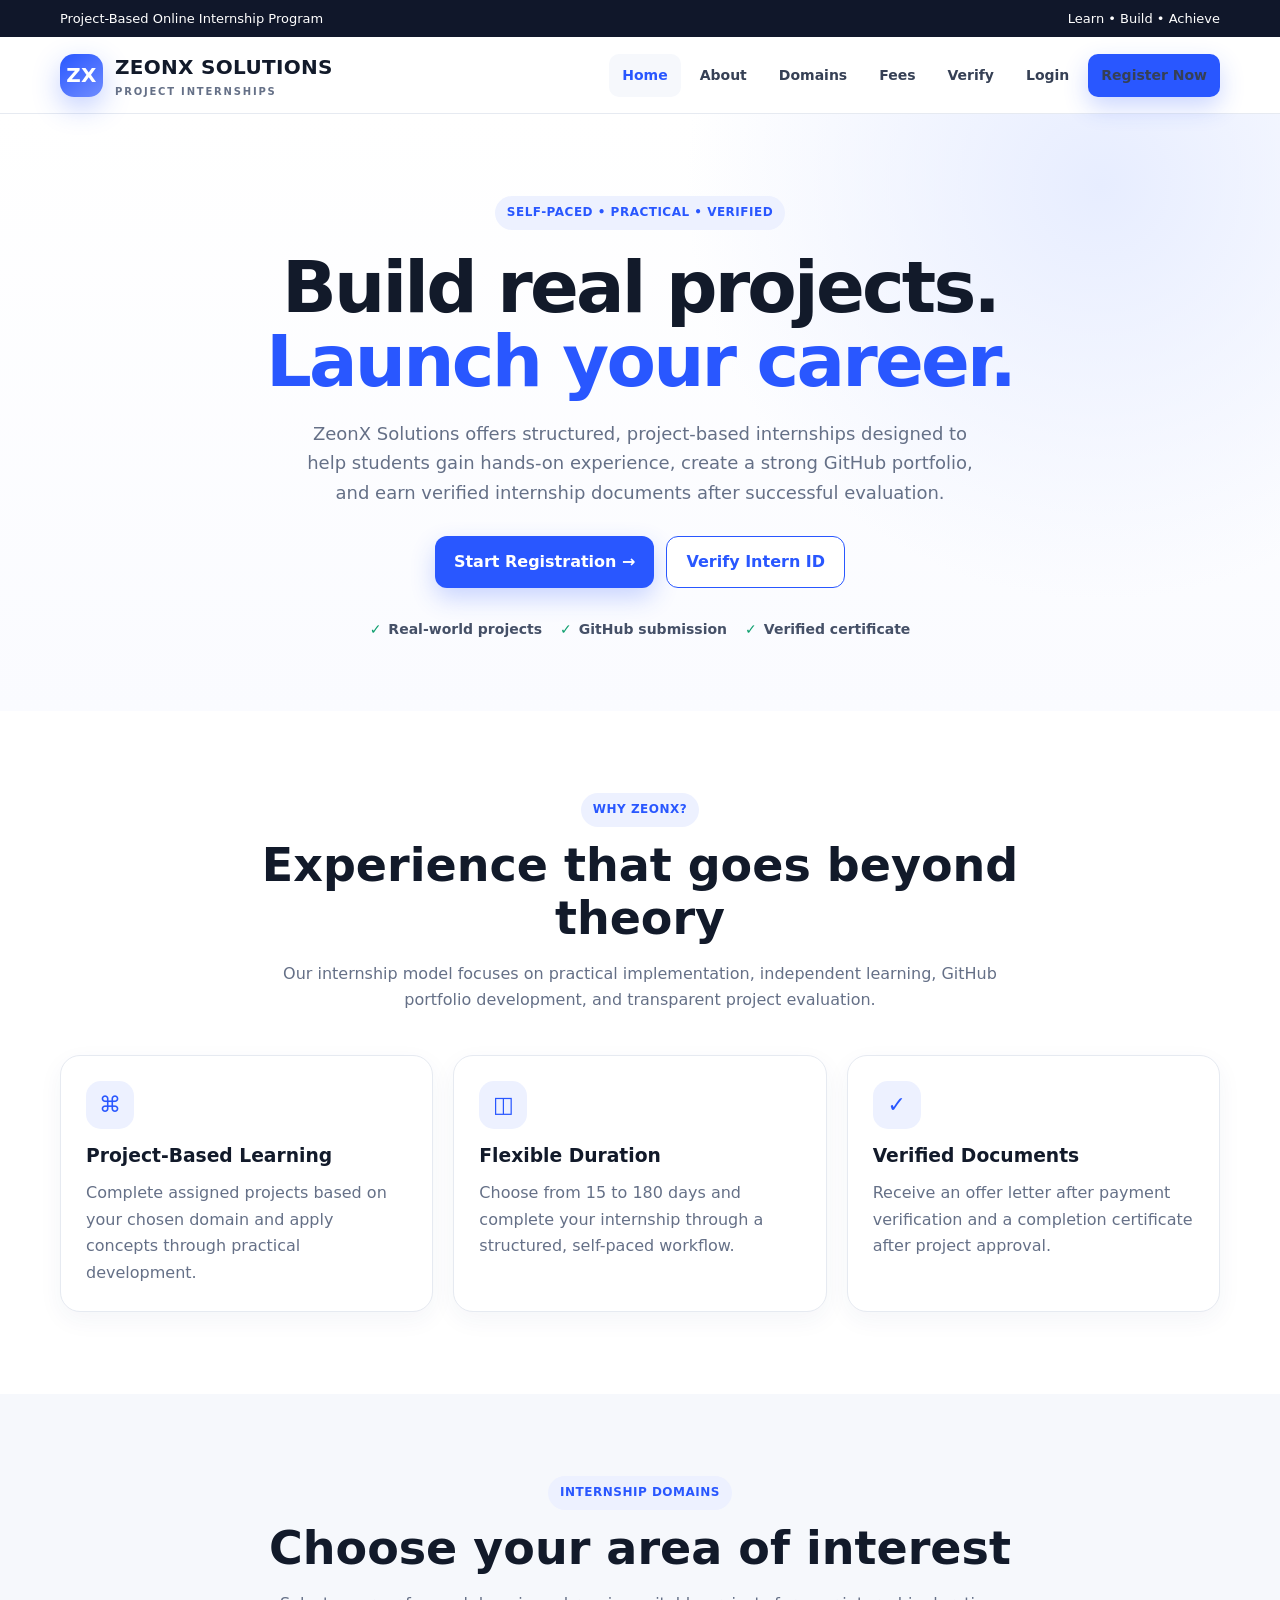
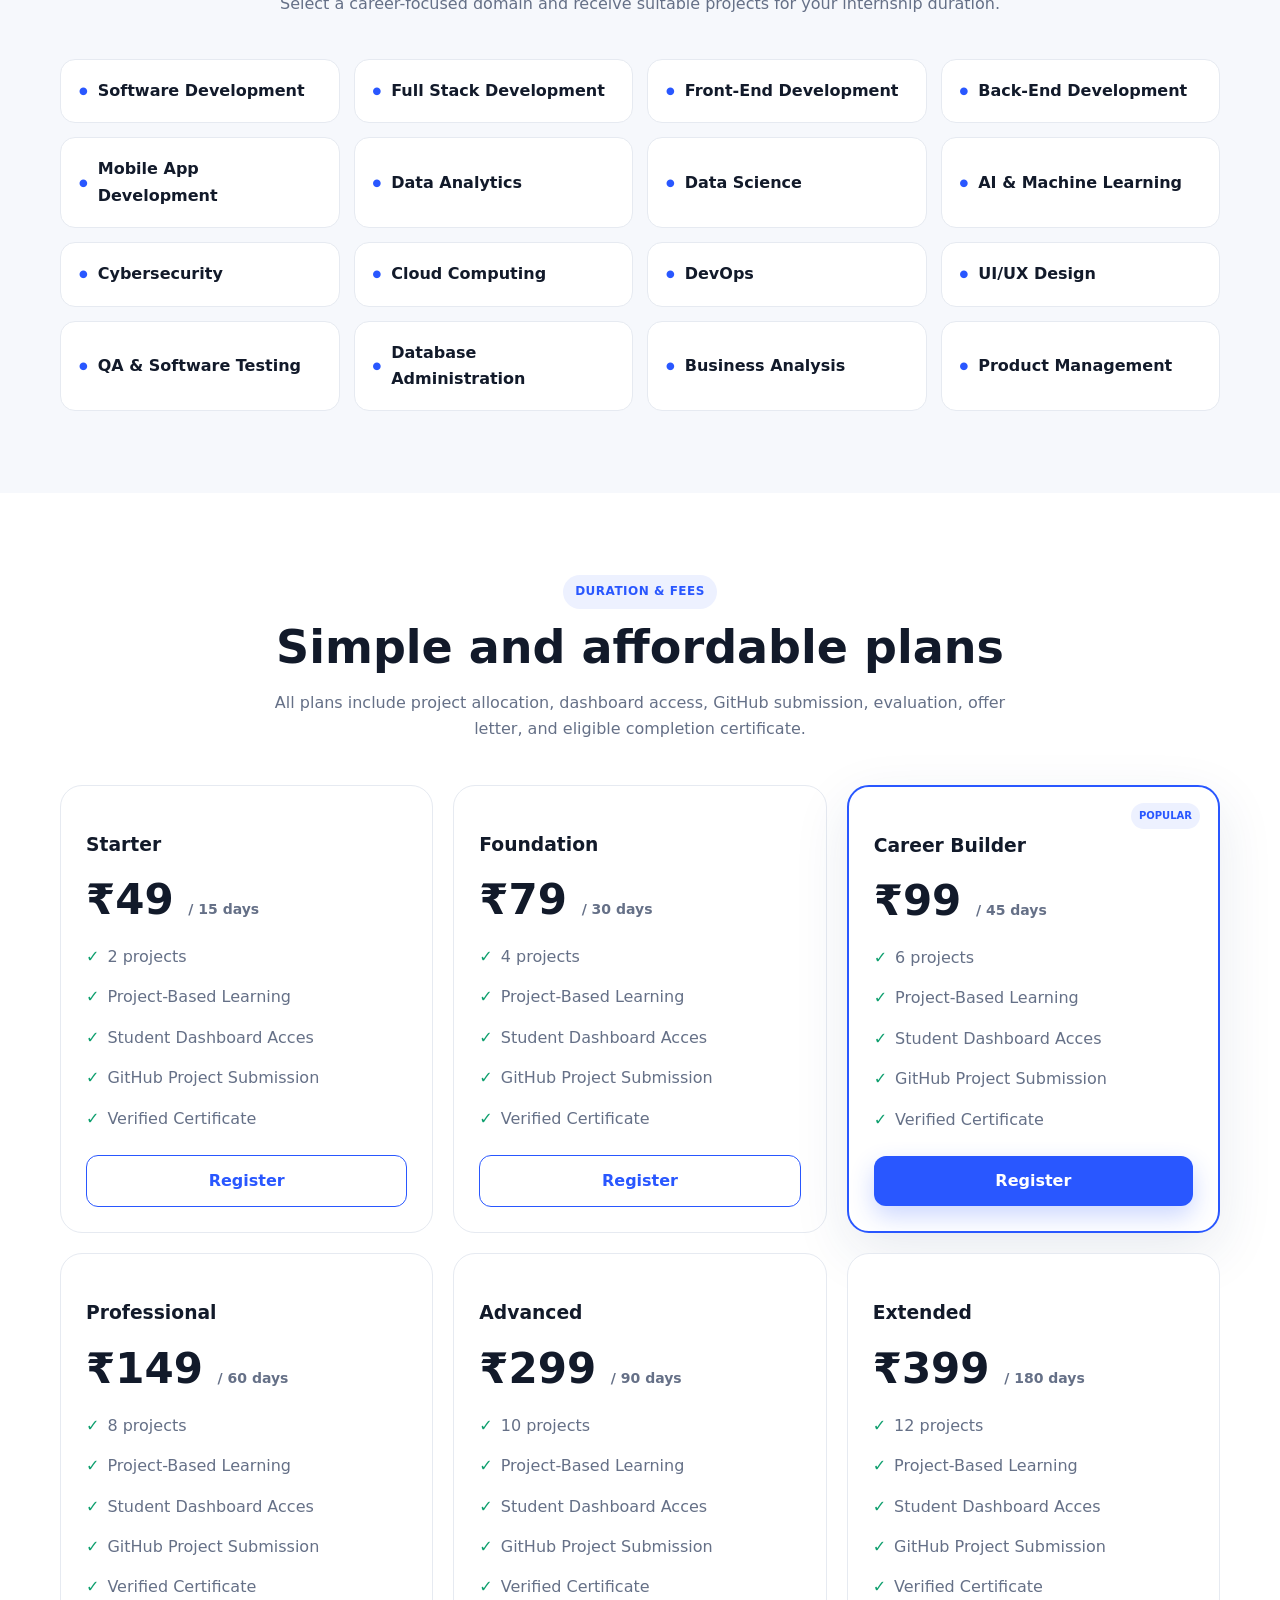
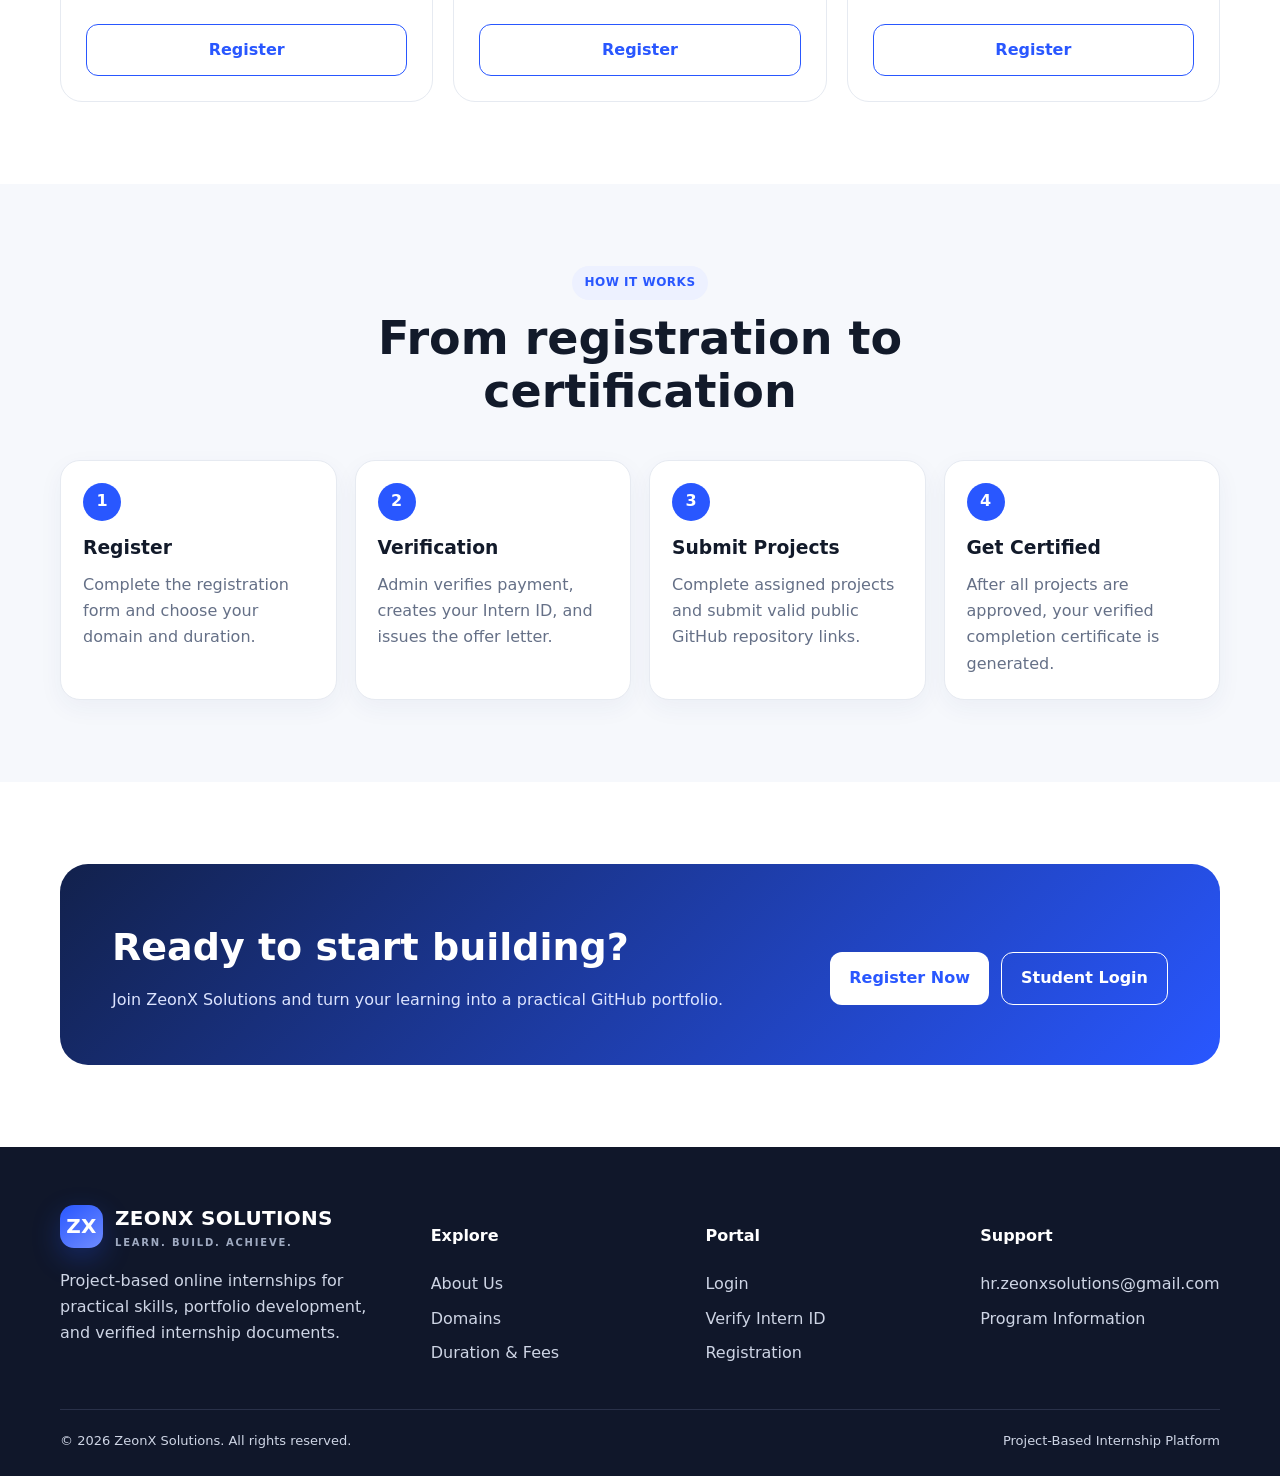
<file: index.html>
<!doctype html>
<html lang="en">

<head>
    <meta charset="utf-8">
    <meta name="viewport" content="width=device-width,initial-scale=1">
    <meta name="description" content="ZeonX Solutions project-based online internships">

    <title>ZeonX Solutions | Project-Based Internships</title>

    <link rel="stylesheet" href="style.css">
</head>

<body>

    <!-- Top Bar -->
    <div class="topbar">
        <div class="container">
            <span>Project-Based Online Internship Program</span>
            <span>Learn • Build • Achieve</span>
        </div>
    </div>

    <!-- Navigation -->
    <nav class="navbar">
        <div class="container nav-wrap">

            <a class="brand" href="index.html">
                <span class="brand-mark">ZX</span>
                <span>
                    ZEONX SOLUTIONS
                    <small>PROJECT INTERNSHIPS</small>
                </span>
            </a>

            <button class="menu-btn" id="menuBtn">☰</button>

            <div class="nav-links" id="navLinks">
                <a class="active" href="index.html">Home</a>
                <a href="about.html">About</a>
                <a href="#domains">Domains</a>
                <a href="#pricing">Fees</a>
                <a href="verify.html">Verify</a>
                <a href="login.html">Login</a>
                <a class="btn btn-primary" data-register target="_blank">
                    Register Now
                </a>
            </div>

        </div>
    </nav>

    <!-- Hero -->
    <header class="hero">
        <div class="container hero-centered">

            <div>

                <span class="eyebrow">
                    Self-paced • Practical • Verified
                </span>

                <h1>
                    Build real projects.<br>
                    <span>Launch your career.</span>
                </h1>

                <p class="lead">
                    ZeonX Solutions offers structured, project-based internships designed
                    to help students gain hands-on experience, create a strong GitHub
                    portfolio, and earn verified internship documents after successful
                    evaluation.
                </p>

                <div class="actions">
                    <a class="btn btn-primary" data-register target="_blank">
                        Start Registration →
                    </a>

                    <a class="btn btn-outline" href="verify.html">
                        Verify Intern ID
                    </a>
                </div>

                <div class="trust-row">
                    <span>Real-world projects</span>
                    <span>GitHub submission</span>
                    <span>Verified certificate</span>
                </div>

            </div>

        </div>
    </header>

    <!-- Why ZeonX -->
    <section class="section">

        <div class="container">

            <div class="section-head">
                <span class="eyebrow">Why ZeonX?</span>

                <h2>Experience that goes beyond theory</h2>

                <p>
                    Our internship model focuses on practical implementation,
                    independent learning, GitHub portfolio development,
                    and transparent project evaluation.
                </p>
            </div>

            <div class="cards">

                <article class="card">
                    <div class="icon">⌘</div>

                    <h3>Project-Based Learning</h3>

                    <p>
                        Complete assigned projects based on your chosen domain
                        and apply concepts through practical development.
                    </p>
                </article>

                <article class="card">
                    <div class="icon">◫</div>

                    <h3>Flexible Duration</h3>

                    <p>
                        Choose from 15 to 180 days and complete your internship
                        through a structured, self-paced workflow.
                    </p>
                </article>

                <article class="card">
                    <div class="icon">✓</div>

                    <h3>Verified Documents</h3>

                    <p>
                        Receive an offer letter after payment verification
                        and a completion certificate after project approval.
                    </p>
                </article>

            </div>

        </div>

    </section>

    <!-- Domains -->
    <section class="section section-soft" id="domains">

        <div class="container">

            <div class="section-head">
                <span class="eyebrow">Internship Domains</span>

                <h2>Choose your area of interest</h2>

                <p>
                    Select a career-focused domain and receive suitable projects
                    for your internship duration.
                </p>
            </div>

            <div class="domain-grid">

                <div class="domain">Software Development</div>
                <div class="domain">Full Stack Development</div>
                <div class="domain">Front-End Development</div>
                <div class="domain">Back-End Development</div>
                <div class="domain">Mobile App Development</div>
                <div class="domain">Data Analytics</div>
                <div class="domain">Data Science</div>
                <div class="domain">AI & Machine Learning</div>
                <div class="domain">Cybersecurity</div>
                <div class="domain">Cloud Computing</div>
                <div class="domain">DevOps</div>
                <div class="domain">UI/UX Design</div>
                <div class="domain">QA & Software Testing</div>
                <div class="domain">Database Administration</div>
                <div class="domain">Business Analysis</div>
                <div class="domain">Product Management</div>

            </div>

        </div>

    </section>

    <!-- Pricing -->
    <section class="section" id="pricing">

        <div class="container">

            <div class="section-head">
                <span class="eyebrow">Duration & Fees</span>

                <h2>Simple and affordable plans</h2>

                <p>
                    All plans include project allocation, dashboard access,
                    GitHub submission, evaluation, offer letter,
                    and eligible completion certificate.
                </p>
            </div>

            <div class="pricing">

                <div class="price-card">
                    <h3>Starter</h3>

                    <div class="price">
                        ₹49
                        <small>/ 15 days</small>
                    </div>

                    <ul class="price-list">
                        <li>2 projects</li>
                        <li>Project-Based Learning</li>
                        <li>Student Dashboard Acces</li>
                        <li>GitHub Project Submission</li>
                        <li>Verified Certificate</li>
                    </ul>

                    <a class="btn btn-outline" style="width:100%" data-register target="_blank">
                        Register
                    </a>
                </div>

                <div class="price-card">
                    <h3>Foundation</h3>

                    <div class="price">
                        ₹79
                        <small>/ 30 days</small>
                    </div>

                    <ul class="price-list">
                         <li>4 projects</li>
                        <li>Project-Based Learning</li>
                        <li>Student Dashboard Acces</li>
                        <li>GitHub Project Submission</li>
                        <li>Verified Certificate</li>
                    </ul>

                    <a class="btn btn-outline" style="width:100%" data-register target="_blank">
                        Register
                    </a>
                </div>

                <div class="price-card featured">

                    <span class="popular">Popular</span>

                    <h3>Career Builder</h3>

                    <div class="price">
                        ₹99
                        <small>/ 45 days</small>
                    </div>

                    <ul class="price-list">
                         <li>6 projects</li>
                        <li>Project-Based Learning</li>
                        <li>Student Dashboard Acces</li>
                        <li>GitHub Project Submission</li>
                        <li>Verified Certificate</li>
                    </ul>

                    <a class="btn btn-primary" style="width:100%" data-register target="_blank">
                        Register
                    </a>

                </div>

                <div class="price-card">
                    <h3>Professional</h3>

                    <div class="price">
                        ₹149
                        <small>/ 60 days</small>
                    </div>

                    <ul class="price-list">
                         <li>8 projects</li>
                        <li>Project-Based Learning</li>
                        <li>Student Dashboard Acces</li>
                        <li>GitHub Project Submission</li>
                        <li>Verified Certificate</li>
                    </ul>

                    <a class="btn btn-outline" style="width:100%" data-register target="_blank">
                        Register
                    </a>
                </div>

                <div class="price-card">
                    <h3>Advanced</h3>

                    <div class="price">
                        ₹299
                        <small>/ 90 days</small>
                    </div>

                    <ul class="price-list">
                         <li>10 projects</li>
                        <li>Project-Based Learning</li>
                        <li>Student Dashboard Acces</li>
                        <li>GitHub Project Submission</li>
                        <li>Verified Certificate</li>
                    </ul>

                    <a class="btn btn-outline" style="width:100%" data-register target="_blank">
                        Register
                    </a>
                </div>

                <div class="price-card">
                    <h3>Extended</h3>

                    <div class="price">
                        ₹399
                        <small>/ 180 days</small>
                    </div>

                    <ul class="price-list">
                         <li>12 projects</li>
                        <li>Project-Based Learning</li>
                        <li>Student Dashboard Acces</li>
                        <li>GitHub Project Submission</li>
                        <li>Verified Certificate</li>
                    </ul>

                    <a class="btn btn-outline" style="width:100%" data-register target="_blank">
                        Register
                    </a>
                </div>

            </div>

        </div>

    </section>

    <!-- How It Works -->
    <section class="section section-soft">

        <div class="container">

            <div class="section-head">
                <span class="eyebrow">How It Works</span>
                <h2>From registration to certification</h2>
            </div>

            <div class="steps">

                <div class="card step">
                    <div class="step-num">1</div>
                    <h3>Register</h3>
                    <p>Complete the registration form and choose your domain and duration.</p>
                </div>

                <div class="card step">
                    <div class="step-num">2</div>
                    <h3>Verification</h3>
                    <p>Admin verifies payment, creates your Intern ID, and issues the offer letter.</p>
                </div>

                <div class="card step">
                    <div class="step-num">3</div>
                    <h3>Submit Projects</h3>
                    <p>Complete assigned projects and submit valid public GitHub repository links.</p>
                </div>

                <div class="card step">
                    <div class="step-num">4</div>
                    <h3>Get Certified</h3>
                    <p>After all projects are approved, your verified completion certificate is generated.</p>
                </div>

            </div>

        </div>

    </section>

    <!-- CTA -->
    <section class="section">

        <div class="container">

            <div class="cta">

                <div>
                    <h2>Ready to start building?</h2>

                    <p>
                        Join ZeonX Solutions and turn your learning into a practical GitHub portfolio.
                    </p>
                </div>

                <div class="actions">

                    <a class="btn"
                        style="background:#fff;color:#2957ff"
                        data-register
                        target="_blank">
                        Register Now
                    </a>

                    <a class="btn btn-outline"
                        style="border-color:#fff;color:#fff;background:transparent"
                        href="login.html">
                        Student Login
                    </a>

                </div>

            </div>

        </div>

    </section>

    <!-- Footer -->
    <footer class="footer">

        <div class="container">

            <div class="footer-grid">

                <div>

                    <div class="brand" style="color:white">
                        <span class="brand-mark">ZX</span>

                        <span>
                            ZEONX SOLUTIONS
                            <small style="color:#9faac1">
                                LEARN. BUILD. ACHIEVE.
                            </small>
                        </span>
                    </div>

                    <p>
                        Project-based online internships for practical skills,
                        portfolio development, and verified internship documents.
                    </p>

                </div>

                <div>
                    <h4>Explore</h4>

                    <a href="about.html">About Us</a>
                    <a href="#domains">Domains</a>
                    <a href="#pricing">Duration & Fees</a>
                </div>

                <div>
                    <h4>Portal</h4>

                    <a href="login.html">Login</a>
                    <a href="verify.html">Verify Intern ID</a>
                    <a data-register target="_blank">Registration</a>
                </div>

                <div>
                    <h4>Support</h4>

                    <a href="mailto:hr.zeonxsolutions@gmail.com">
                        hr.zeonxsolutions@gmail.com
                    </a>

                    <a href="about.html">
                        Program Information
                    </a>
                </div>

            </div>

            <div class="copyright">
                <span>© 2026 ZeonX Solutions. All rights reserved.</span>
                <span>Project-Based Internship Platform</span>
            </div>

        </div>

    </footer>

    <script src="config.js"></script>
    <script src="app.js"></script>

</body>

</html>
</file>
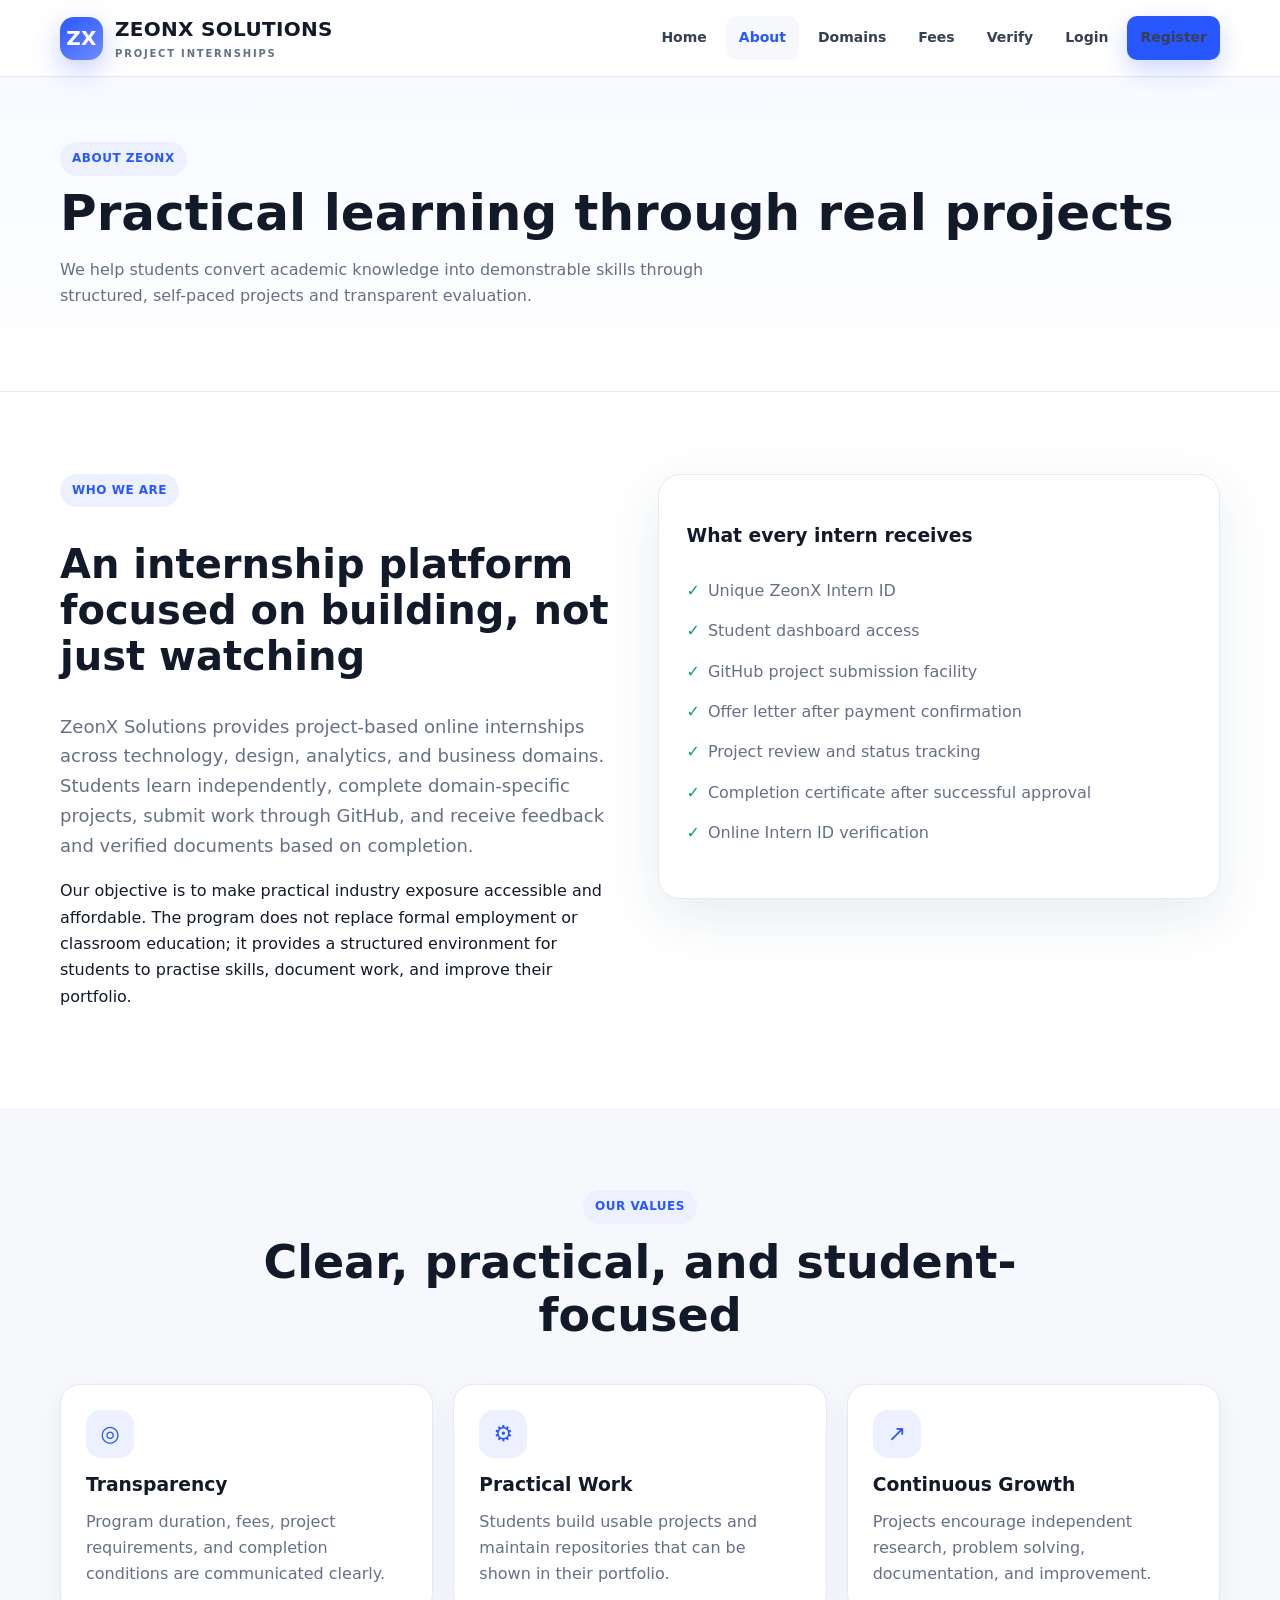
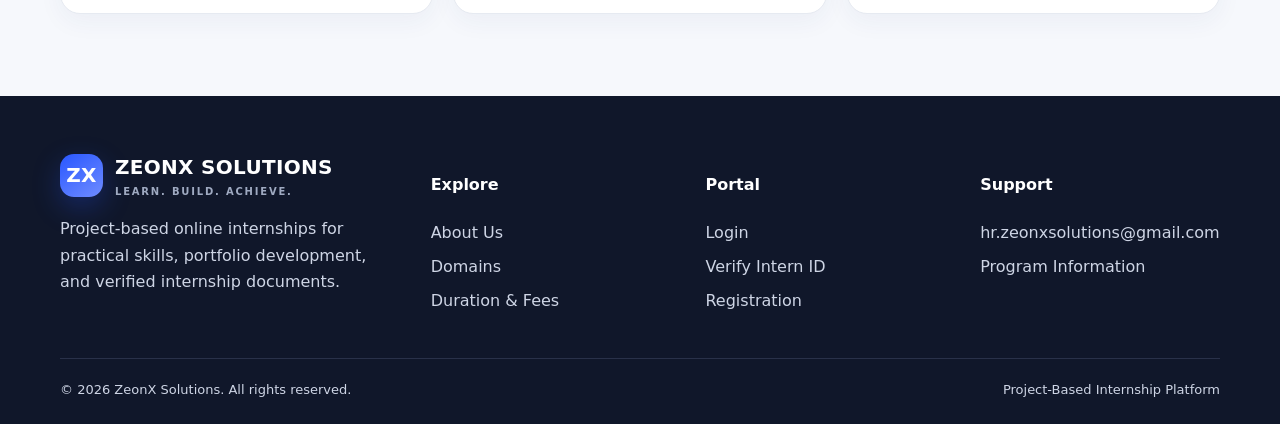
<file: about.html>
<!doctype html>
<html lang="en">

<head>
    <meta charset="utf-8">
    <meta name="viewport" content="width=device-width,initial-scale=1">
    <title>About | ZeonX Solutions</title>

    <link rel="stylesheet" href="style.css">
</head>

<body>

    <!-- Navigation -->
    <nav class="navbar">
        <div class="container nav-wrap">

            <a class="brand" href="index.html">
                <span class="brand-mark">ZX</span>
                <span>
                    ZEONX SOLUTIONS
                    <small>PROJECT INTERNSHIPS</small>
                </span>
            </a>

            <button class="menu-btn" id="menuBtn">☰</button>

            <div class="nav-links" id="navLinks">
                <a href="index.html">Home</a>
                <a class="active" href="about.html">About</a>
                <a href="index.html#domains">Domains</a>
                <a href="index.html#pricing">Fees</a>
                <a href="verify.html">Verify</a>
                <a href="login.html">Login</a>
                <a class="btn btn-primary" data-register target="_blank">
                    Register
                </a>
            </div>

        </div>
    </nav>

    <!-- Hero -->
    <header class="page-hero">
        <div class="container">
            <span class="eyebrow">About ZeonX</span>

            <h1>
                Practical learning through real projects
            </h1>

            <p>
                We help students convert academic knowledge into demonstrable skills
                through structured, self-paced projects and transparent evaluation.
            </p>
        </div>
    </header>

    <!-- About -->
    <section class="section">
        <div class="container content-grid">

            <div>
                <span class="eyebrow">Who We Are</span>

                <h2 style="font-size:40px;line-height:1.15">
                    An internship platform focused on building, not just watching
                </h2>

                <p class="lead">
                    ZeonX Solutions provides project-based online internships across
                    technology, design, analytics, and business domains. Students
                    learn independently, complete domain-specific projects, submit
                    work through GitHub, and receive feedback and verified documents
                    based on completion.
                </p>

                <p>
                    Our objective is to make practical industry exposure accessible
                    and affordable. The program does not replace formal employment
                    or classroom education; it provides a structured environment for
                    students to practise skills, document work, and improve their
                    portfolio.
                </p>
            </div>

            <div class="panel">
                <h3>What every intern receives</h3>

                <ul class="price-list">
                    <li>Unique ZeonX Intern ID</li>
                    <li>Student dashboard access</li>
                   
                    <li>GitHub project submission facility</li>
                    <li>Offer letter after payment confirmation</li>
                    <li>Project review and status tracking</li>
                    <li>Completion certificate after successful approval</li>
                    <li>Online Intern ID verification</li>
                </ul>
            </div>

        </div>
    </section>

    <!-- Values -->
    <section class="section section-soft">
        <div class="container">

            <div class="section-head">
                <span class="eyebrow">Our Values</span>
                <h2>Clear, practical, and student-focused</h2>
            </div>

            <div class="cards">

                <div class="card">
                    <div class="icon">◎</div>

                    <h3>Transparency</h3>

                    <p>
                        Program duration, fees, project requirements, and completion
                        conditions are communicated clearly.
                    </p>
                </div>

                <div class="card">
                    <div class="icon">⚙</div>

                    <h3>Practical Work</h3>

                    <p>
                        Students build usable projects and maintain repositories
                        that can be shown in their portfolio.
                    </p>
                </div>

                <div class="card">
                    <div class="icon">↗</div>

                    <h3>Continuous Growth</h3>

                    <p>
                        Projects encourage independent research, problem solving,
                        documentation, and improvement.
                    </p>
                </div>

            </div>

        </div>
    </section>

  
    <!-- Footer -->
    <footer class="footer">

        <div class="container">

            <div class="footer-grid">

                <div>

                    <div class="brand" style="color:white">
                        <span class="brand-mark">ZX</span>

                        <span>
                            ZEONX SOLUTIONS
                            <small style="color:#9faac1">
                                LEARN. BUILD. ACHIEVE.
                            </small>
                        </span>
                    </div>

                    <p>
                        Project-based online internships for practical skills,
                        portfolio development, and verified internship documents.
                    </p>

                </div>

                <div>
                    <h4>Explore</h4>

                    <a href="about.html">About Us</a>
                    <a href="#domains">Domains</a>
                    <a href="#pricing">Duration & Fees</a>
                </div>

                <div>
                    <h4>Portal</h4>

                    <a href="login.html">Login</a>
                    <a href="verify.html">Verify Intern ID</a>
                    <a data-register target="_blank">Registration</a>
                </div>

                <div>
                    <h4>Support</h4>

                    <a href="mailto:hr.zeonxsolutions@gmail.com">
                        hr.zeonxsolutions@gmail.com
                    </a>

                    <a href="about.html">
                        Program Information
                    </a>
                </div>

            </div>

            <div class="copyright">
                <span>© 2026 ZeonX Solutions. All rights reserved.</span>
                <span>Project-Based Internship Platform</span>
            </div>

        </div>

    </footer>


    <!-- Scripts -->
    <script src="config.js"></script>
    <script src="app.js"></script>

</body>

</html>
</file>
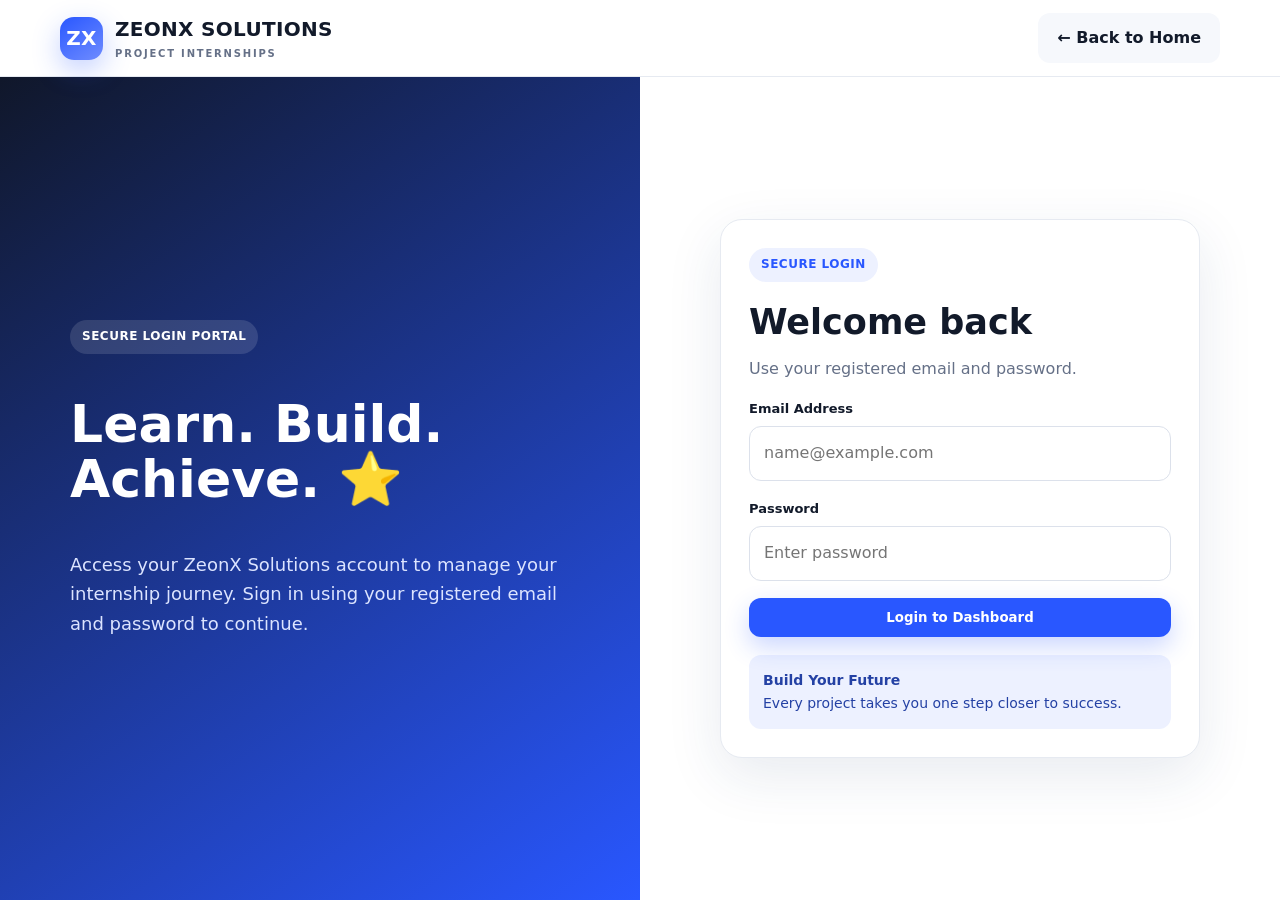
<file: admin-dashboard.html>
<!DOCTYPE html>
<html lang="en">
 <head>
  <meta charset="utf-8"/>
  <meta content="width=device-width,initial-scale=1" name="viewport"/>
  <title>
   Admin Dashboard | ZeonX
  </title>
  <link href="style.css" rel="stylesheet"/>
 </head>
 <body>
  <div class="dashboard">
   <aside class="sidebar">
    <div class="brand side-brand">
     <span class="brand-mark">
      ZX
     </span>
     <span>
      ZEONX
      <small style="color:#9faac1">
       ADMIN PORTAL
      </small>
     </span>
    </div>
    <nav class="side-nav">
     <a class="active" href="#">
      ▦ Dashboard
     </a>
     <a href="#students">
      ♙ Students
     </a>
     <a href="#" onclick="openAdd()">
      ＋ Add Student
     </a>
     <a href="index.html">
      ⌂ Website
     </a>
     <a href="#" onclick="ZeonX.logout()">
      ↪ Logout
     </a>
    </nav>
   </aside>
   <main class="dash-main">
    <div class="dash-top">
     <div>
      <small style="color:#657087">
       ADMIN DASHBOARD
      </small>
      <h1 style="margin:2px 0">
       Internship Management
      </h1>
     </div>
     <div style="display:flex;gap:10px">
      <button class="btn btn-soft" onclick="load()">
       ↻ Refresh Sheet Data
      </button>
      <button class="btn btn-primary" onclick="openAdd()">
       ＋ Add Student
      </button>
     </div>
    </div>
    <section class="stats">
     <div class="stat">
      <span>
       Total Students
      </span>
      <strong id="total">
       0
      </strong>
     </div>
     <div class="stat">
      <span>
       Active
      </span>
      <strong id="active">
       0
      </strong>
     </div>
     <div class="stat">
      <span>
       Pending
      </span>
      <strong id="pending">
       0
      </strong>
     </div>
     <div class="stat">
      <span>
       Completed
      </span>
      <strong id="completed">
       0
      </strong>
     </div>
    </section>
    <section class="panel" id="students">
     <div class="dash-head">
      <div>
       <small>
        STUDENT RECORDS
       </small>
       <h2 style="margin:2px 0">
        All Interns
       </h2>
      </div>
      <input class="input" id="search" placeholder="Search student..." style="width:240px"/>
     </div>
     <div class="table-wrap">
      <table class="table">
       <thead>
        <tr>
         <th>
          Intern
         </th>
         <th>
          Domain
         </th>
         <th>
          Duration
         </th>
         <th>
          Projects
         </th>
         <th>
          Documents
         </th>
         <th>
          Status
         </th>
         <th>
          Actions
         </th>
        </tr>
       </thead>
       <tbody id="rows">
       </tbody>
      </table>
     </div>
    </section>
   </main>
  </div>
  <div class="modal hidden" id="studentModal">
   <div class="modal-box">
    <div class="modal-head">
     <h2>
      Add New Student
     </h2>
     <button class="close" onclick="closeAdd()">
      ×
     </button>
    </div>
    <form id="addForm">
     <div class="content-grid" style="gap:14px">
      <div class="form-group">
       <label>
        Full Name
       </label>
       <input class="input" id="studentNameInput" required=""/>
      </div>
      <div class="form-group">
       <label>
        Intern ID
       </label>
       <input class="input" id="newInternId" required="" value="ZX-2026-"/>
      </div>
      <div class="form-group">
       <label>
        Email
       </label>
       <input class="input" id="newEmail" required="" type="email"/>
      </div>
      <div class="form-group">
       <label>
        Login Password
       </label>
       <input class="input" id="newPassword" required="" value="student123"/>
      </div>
      <div class="form-group">
       <label>
        Domain
       </label>
       <input class="input" id="newDomain" placeholder="Full Stack Development" required=""/>
      </div>
      <div class="form-group">
       <label>
        Duration
       </label>
       <select class="select" id="newDuration">
        <option>
         15 Days
        </option>
        <option>
         30 Days
        </option>
        <option>
         45 Days
        </option>
        <option>
         60 Days
        </option>
        <option>
         90 Days
        </option>
        <option>
         180 Days
        </option>
       </select>
      </div>
      <div class="form-group">
       <label>
        Default Projects
       </label>
       <input class="input" id="requiredProjects" min="2" type="number" value="2"/>
      </div>
     </div>
     <button class="btn btn-primary" style="width:100%">
      Create Student Account
     </button>
    </form>
   </div>
  </div>
  <div class="modal hidden" id="documentModal">
   <div class="modal-box document-modal">
    <div class="modal-head">
     <div>
      <small>
       STUDENT DOCUMENTS
      </small>
      <h2 id="documentStudentName" style="margin:3px 0">
       Upload Documents
      </h2>
      <p id="documentInternId" style="margin:0;color:#657087">
      </p>
     </div>
     <button class="close" onclick="closeDocuments()">
      ×
     </button>
    </div>
    <div class="notice" style="margin:18px 0">
     Upload PDF files only. The uploaded documents will be available in this student's dashboard.
    </div>
    <div class="document-upload-grid">
     <form class="upload-box" id="offerForm">
      <div class="document-icon">
       ▤
      </div>
      <h3>
       Offer Letter
      </h3>
      <p>
       Upload after payment confirmation.
      </p>
      <input accept="application/pdf,.pdf" class="input" id="offerFile" required="" type="file"/>
      <button class="btn btn-primary" type="submit">
       Upload Offer Letter
      </button>
      <a class="document-current hidden" id="adminOfferLink" target="_blank">
       View current file
      </a>
     </form>
     <form class="upload-box" id="certificateForm">
      <div class="document-icon">
       ✓
      </div>
      <h3>
       Certificate
      </h3>
      <p>
       Upload after all projects are completed.
      </p>
      <input accept="application/pdf,.pdf" class="input" id="certificateFile" required="" type="file"/>
      <button class="btn btn-primary" type="submit">
       Upload Certificate
      </button>
      <a class="document-current hidden" id="adminCertificateLink" target="_blank">
       View current file
      </a>
     </form>
    </div>
   </div>
  </div>
  <script src="config.js">
  </script>
  <script src="app.js">
  </script>
  <script>
   const session=ZeonX.getSession();if(!session||session.role!=='admin')location.href='login.html';
let students=[];let selectedInternId='';
const rowsEl=document.getElementById('rows'),searchInput=document.getElementById('search');
async function load(){try{const r=await ZeonX.api('getStudents');students=r.students||[];render(students);document.getElementById('total').textContent=students.length;document.getElementById('active').textContent=students.filter(s=>s.status==='Active').length;document.getElementById('pending').textContent=students.filter(s=>s.status==='Pending').length;document.getElementById('completed').textContent=students.filter(s=>s.status==='Completed').length}catch(e){alert(e.message||'Unable to load students.')}}
function render(data){rowsEl.innerHTML=data.map(s=>`<tr><td><strong>${escapeHtml(s.name)}</strong><br><small>${escapeHtml(s.internId)}<br>${escapeHtml(s.email)}</small></td><td>${escapeHtml(s.domain)}</td><td>${escapeHtml(s.duration)}</td><td>${(s.projects||[]).filter(p=>p.status!=='Pending').length}/${(s.projects||[]).length}</td><td><div class="document-badges"><span class="doc-badge ${s.offerLetter?'ready':'missing'}">Offer ${s.offerLetter?'✓':'—'}</span><span class="doc-badge ${s.certificate?'ready':'missing'}">Certificate ${s.certificate?'✓':'—'}</span></div></td><td><select class="select" style="padding:7px" onchange="changeStatus('${s.internId}',this.value)"><option ${s.status==='Pending'?'selected':''}>Pending</option><option ${s.status==='Active'?'selected':''}>Active</option><option ${s.status==='Completed'?'selected':''}>Completed</option><option ${s.status==='Blocked'?'selected':''}>Blocked</option></select></td><td class="action-cell"><button class="btn btn-sm btn-primary" onclick="openDocuments('${s.internId}')">Upload Documents</button><button class="btn btn-sm btn-soft" onclick="addProject('${s.internId}')">+ Project</button><button class="btn btn-sm btn-danger" onclick="removeStudent('${s.internId}')">Delete</button></td></tr>`).join('')||'<tr><td colspan="7" style="text-align:center;color:#657087;padding:30px">No students found.</td></tr>'}
function escapeHtml(v=''){return String(v).replace(/[&<>'"]/g,c=>({'&':'&amp;','<':'&lt;','>':'&gt;',"'":'&#39;','"':'&quot;'}[c]))}
function openAdd(){document.getElementById('studentModal').classList.remove('hidden')}function closeAdd(){document.getElementById('studentModal').classList.add('hidden')}
const addStudentForm=document.getElementById('addForm');
addStudentForm.addEventListener('submit',async e=>{e.preventDefault();const b=addStudentForm.querySelector('button[type="submit"],button:not([type])'),text=b.textContent;b.disabled=true;b.textContent='Creating Student...';try{const student={name:document.getElementById('studentNameInput').value.trim(),internId:document.getElementById('newInternId').value.trim().toUpperCase(),email:document.getElementById('newEmail').value.trim(),password:document.getElementById('newPassword').value,domain:document.getElementById('newDomain').value.trim(),duration:document.getElementById('newDuration').value,requiredProjects:document.getElementById('requiredProjects').value};if(students.some(x=>x.internId.toUpperCase()===student.internId))throw new Error('This Intern ID already exists.');if(students.some(x=>x.email.toLowerCase()===student.email.toLowerCase()))throw new Error('This email is already registered.');await ZeonX.api('addStudent',{student});closeAdd();addStudentForm.reset();document.getElementById('requiredProjects').value=2;document.getElementById('newPassword').value='student123';document.getElementById('newInternId').value='ZX-2026-';await load();alert('Student account created successfully.')}catch(error){alert(error.message||'Unable to create student.')}finally{b.disabled=false;b.textContent=text}});
function openDocuments(id){const s=students.find(x=>x.internId===id);if(!s)return;selectedInternId=id;document.getElementById('documentStudentName').textContent=s.name;document.getElementById('documentInternId').textContent=s.internId;setCurrentLink('adminOfferLink',s.offerLetter);setCurrentLink('adminCertificateLink',s.certificate);document.getElementById('offerFile').value='';document.getElementById('certificateFile').value='';document.getElementById('documentModal').classList.remove('hidden')}
function closeDocuments(){document.getElementById('documentModal').classList.add('hidden');selectedInternId=''}
function setCurrentLink(id,url){const a=document.getElementById(id);if(url){a.href=url;a.classList.remove('hidden')}else{a.removeAttribute('href');a.classList.add('hidden')}}
async function uploadDocument(type,file,button){if(!selectedInternId)throw new Error('Select a student first.');if(!file)throw new Error('Choose a PDF file.');if(file.type!=='application/pdf'&&!file.name.toLowerCase().endsWith('.pdf'))throw new Error('Only PDF files are allowed.');if(file.size>8*1024*1024)throw new Error('PDF size must be below 8 MB.');const original=button.textContent;button.disabled=true;button.textContent='Uploading...';try{const base64=await fileToBase64(file);await ZeonX.api('uploadDocument',{internId:selectedInternId,documentType:type,fileName:file.name,mimeType:file.type||'application/pdf',base64});await load();const updated=students.find(x=>x.internId===selectedInternId);setCurrentLink(type==='offerLetter'?'adminOfferLink':'adminCertificateLink',type==='offerLetter'?updated.offerLetter:updated.certificate);alert(`${type==='offerLetter'?'Offer Letter':'Certificate'} uploaded successfully.`)}finally{button.disabled=false;button.textContent=original}}
function fileToBase64(file){return new Promise((resolve,reject)=>{const r=new FileReader();r.onload=()=>resolve(String(r.result).split(',')[1]);r.onerror=()=>reject(new Error('Unable to read the selected file.'));r.readAsDataURL(file)})}
document.getElementById('offerForm').addEventListener('submit',async e=>{e.preventDefault();try{await uploadDocument('offerLetter',document.getElementById('offerFile').files[0],e.currentTarget.querySelector('button'))}catch(err){alert(err.message)}});
document.getElementById('certificateForm').addEventListener('submit',async e=>{e.preventDefault();try{await uploadDocument('certificate',document.getElementById('certificateFile').files[0],e.currentTarget.querySelector('button'))}catch(err){alert(err.message)}});
async function removeStudent(id){if(confirm('Delete this student permanently?')){await ZeonX.api('deleteStudent',{internId:id});load()}}async function addProject(id){const title=prompt('Enter extra project title:');if(title){await ZeonX.api('addProject',{internId:id,title});load()}}async function changeStatus(id,status){await ZeonX.api('updateStatus',{internId:id,status});load()}
setInterval(load,30000);window.addEventListener('focus',load);
searchInput.addEventListener('input',()=>{const q=searchInput.value.toLowerCase();render(students.filter(s=>[s.name,s.internId,s.email,s.domain].join(' ').toLowerCase().includes(q)))});load();
  </script>
 </body>
</html>
</file>
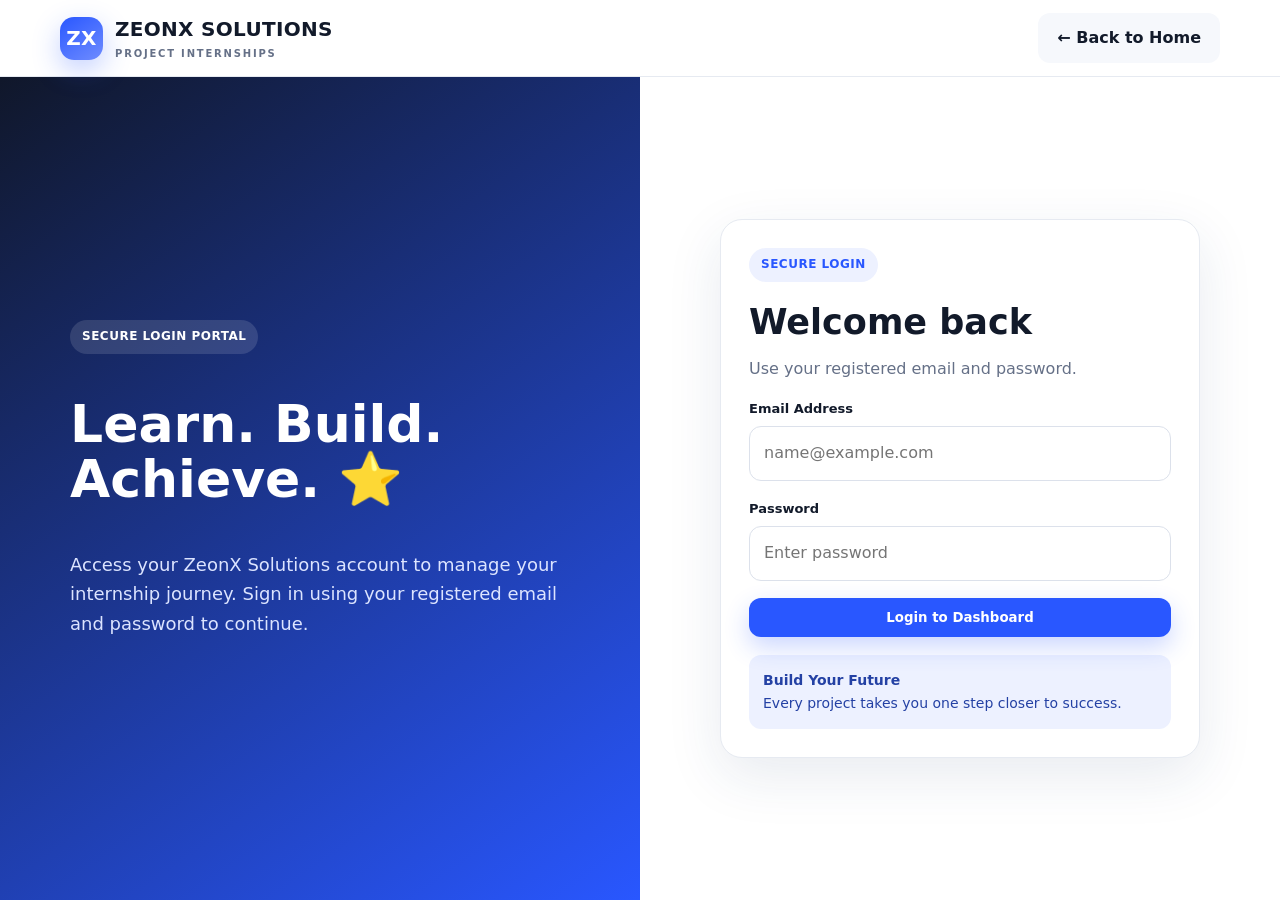
<file: login.html>
<!doctype html>
<html lang="en">

<head>
    <meta charset="utf-8">
    <meta name="viewport" content="width=device-width,initial-scale=1">

    <title>Login | ZeonX Solutions</title>

    <link rel="stylesheet" href="style.css">
</head>

<body>

    <!-- Navigation -->
    <nav class="navbar">

        <div class="container nav-wrap">

            <a class="brand" href="index.html">
                <span class="brand-mark">ZX</span>
                <span>
                    ZEONX SOLUTIONS
                    <small>PROJECT INTERNSHIPS</small>
                </span>
            </a>

            <a href="index.html" class="btn btn-soft">
                ← Back to Home
            </a>

        </div>

    </nav>

    <!-- Login -->
    <main class="login-shell">

        <!-- Left Section -->
        <section class="login-art">

            <div>

                <span class="eyebrow" style="background:#ffffff20;color:#fff">
                    Secure Login Portal
                </span>

                <h1>
                    Learn. Build. Achieve. ⭐
                </h1>

                <p style="color:#dce4ff;font-size:18px">
                    Access your ZeonX Solutions account to manage your internship journey. Sign in using your registered email and password to continue.
                </p>

            </div>

        </section>

        <!-- Right Section -->
        <section class="login-form">

            <div class="panel">

                <span class="eyebrow">
                    Secure Login
                </span>

                <h2 style="font-size:35px;margin:12px 0 4px">
                    Welcome back
                </h2>

                <p style="color:#657087;margin-top:0">
                    Use your registered email and password.
                </p>

                <form id="loginForm">

                    <div class="form-group">
                        <label>Email Address</label>

                        <input
                            class="input"
                            id="email"
                            type="email"
                            required
                            placeholder="name@example.com">
                    </div>

                    <div class="form-group">
                        <label>Password</label>

                        <input
                            class="input"
                            id="password"
                            type="password"
                            required
                            placeholder="Enter password">
                    </div>

                    <button class="btn btn-primary" style="width:100%">
                        Login to Dashboard
                    </button>

                </form>

                <div id="msg" style="margin-top:15px"></div>

                <div class="notice" style="margin-top:18px">

                    <strong>Build Your Future</strong>


                    <br>

                    Every project takes you one step closer to success.
                    
                </div>

            </div>

        </section>

    </main>

    <!-- Scripts -->
    <script src="config.js"></script>
    <script src="app.js"></script>

    <script>
        loginForm.addEventListener('submit', async e => {
            e.preventDefault();

            msg.innerHTML = '<div class="notice">Signing in...</div>';

            try {
                const r = await ZeonX.api('login', {
                    email: email.value.trim(),
                    password: password.value
                });

                ZeonX.setSession(r.user);

                location.href =
                    r.user.role === 'admin'
                        ? 'admin-dashboard.html'
                        : 'student-dashboard.html';

            } catch (err) {

                msg.innerHTML = `
                    <div class="notice error">
                        ${err.message}
                    </div>
                `;

            }
        });
    </script>

</body>

</html>
</file>
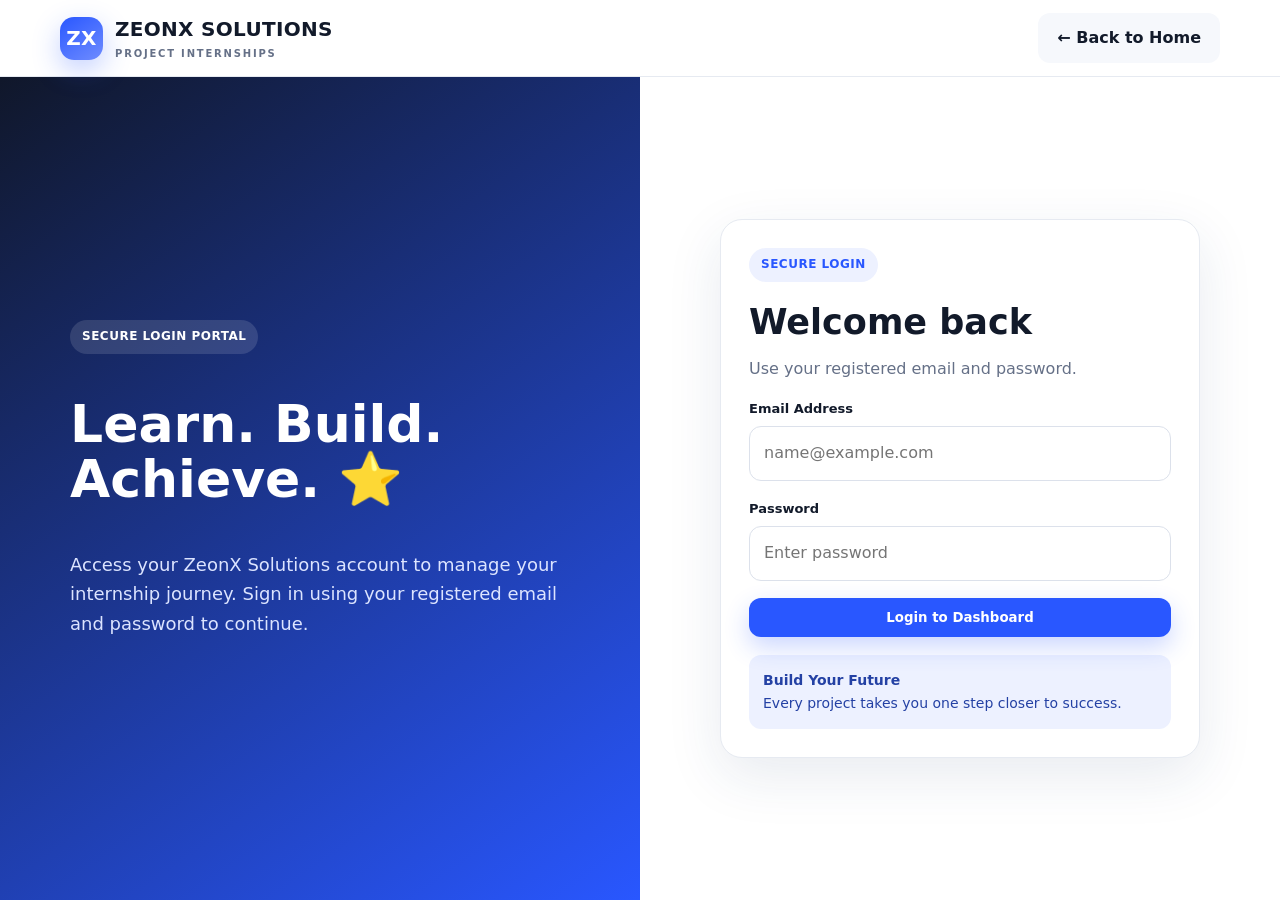
<file: student-dashboard.html>
<!doctype html>
<html lang="en">

<head>
    <meta charset="utf-8">
    <meta name="viewport" content="width=device-width,initial-scale=1">

    <title>Student Dashboard | ZeonX</title>

    <link rel="stylesheet" href="style.css">
</head>

<body>

    <div class="dashboard">

        <!-- Sidebar -->
        <aside class="sidebar">

            <div class="brand side-brand">
                <span class="brand-mark">ZX</span>
                <span>
                    ZEONX
                    <small style="color:#9faac1">
                        STUDENT PORTAL
                    </small>
                </span>
            </div>

            <nav class="side-nav">
                <a class="active" href="#overview">▦ Overview</a>
                <a href="#projects">⌘ Projects</a>
                <a href="#documents">▤ Documents</a>
                <a href="verify.html">✓ Verification</a>
                <a href="#" onclick="ZeonX.logout()">↪ Logout</a>
            </nav>

        </aside>

        <!-- Main Content -->
        <main class="dash-main">

            <!-- Top Bar -->
            <div class="dash-top">

                <div>
                    <small style="color:#657087">
                        STUDENT DASHBOARD
                    </small>

                    <h1 style="margin:2px 0">
                        Welcome,
                        <span id="studentName">
                            Student
                        </span>
                    </h1>
                </div>

                <div style="display:flex;gap:10px">
                    <button class="btn btn-soft" onclick="load()">
                        ↻ Refresh
                    </button>

                    <button class="btn btn-soft" onclick="ZeonX.logout()">
                        Logout
                    </button>
                </div>

            </div>

            <!-- Statistics -->
            <section class="stats" id="overview">

                <div class="stat">
                    <span>Intern ID</span>
                    <strong id="internId" style="font-size:18px">-</strong>
                </div>

                <div class="stat">
                    <span>Domain</span>
                    <strong id="domain" style="font-size:18px">-</strong>
                </div>

                <div class="stat">
                    <span>Duration</span>
                    <strong id="duration">-</strong>
                </div>

                <div class="stat">
                    <span>Status</span>
                    <strong id="status">-</strong>
                </div>

            </section>

            <!-- Projects -->
            <section class="panel" id="projects">

                <div class="dash-head">

                    <div>
                        <small>ASSIGNED WORK</small>
                        <h2 style="margin:2px 0">
                            Project Submissions
                        </h2>
                    </div>

                    <span id="projectCount" class="status active"></span>

                </div>

                <p style="color:#657087">
                    Submit a public GitHub repository link for each assigned project.
                    Make sure your repository contains source code and a clear README file.
                </p>

                <div id="projectsList"></div>

            </section>

            <!-- Documents -->
            <section
                class="panel"
                id="documents"
                style="margin-top:20px">

                <div class="dash-head">

                    <div>
                        <small>DOWNLOAD CENTRE</small>

                        <h2 style="margin:2px 0">
                            Internship Documents
                        </h2>
                    </div>

                </div>

                <p style="color:#657087">
                    Documents uploaded by the administrator will appear here.
                    Use the download button to save the PDF.
                </p>

                <div class="student-document-grid">

                    <!-- Offer Letter -->
                    <div class="student-document-card">

                        <div class="document-icon">▤</div>

                        <div>
                            <h3>Offer Letter</h3>
                            <p id="offerMessage">
                                Waiting for admin upload.
                            </p>
                        </div>

                        <a
                            id="offerLink"
                            class="btn btn-outline disabled-link"
                            aria-disabled="true">
                            Not Available
                        </a>

                    </div>

                    <!-- Certificate -->
                    <div class="student-document-card">

                        <div class="document-icon">✓</div>

                        <div>
                            <h3>Completion Certificate</h3>
                            <p id="certificateMessage">
                                Waiting for admin upload.
                            </p>
                        </div>

                        <a
                            id="certificateLink"
                            class="btn btn-outline disabled-link"
                            aria-disabled="true">
                            Not Available
                        </a>

                    </div>

                </div>

            </section>

        </main>

    </div>

    <!-- Scripts -->
    <script src="config.js"></script>
    <script src="app.js"></script>

    <script>

        const session = ZeonX.getSession();

        if (!session || session.role !== 'student')
            location.href = 'login.html';

        async function load() {

            try {

                const r = await ZeonX.api('getStudent', {
                    internId: session.internId
                });

                const s = r.student || session;

                document.getElementById('studentName').textContent = s.name;
                document.getElementById('internId').textContent = s.internId;
                document.getElementById('domain').textContent = s.domain;
                document.getElementById('duration').textContent = s.duration;
                document.getElementById('status').textContent = s.status;

                const projects = s.projects || [];

                document.getElementById('projectCount').textContent =
                    `${projects.filter(p =>
                        p.status === 'Submitted' ||
                        p.status === 'Completed'
                    ).length} / ${projects.length} submitted`;

                document.getElementById('projectsList').innerHTML =
                    projects.map((p, i) => `
                        <div class="project-item">

                            <div class="project-head">

                                <div>
                                    <small>PROJECT ${i + 1}</small>

                                    <h3 style="margin:2px 0">
                                        ${escapeHtml(p.title)}
                                    </h3>
                                </div>

                                <span class="status ${p.status === 'Pending' ? 'pending' : 'active'}">
                                    ${escapeHtml(p.status)}
                                </span>

                            </div>

                            <div style="display:flex;gap:10px;margin-top:14px;flex-wrap:wrap">

                                <input
                                    class="input"
                                    id="github${i}"
                                    value="${escapeHtml(p.github || '')}"
                                    placeholder="https://github.com/username/repository"
                                    style="flex:1;min-width:250px">

                                <button
                                    class="btn btn-primary"
                                    onclick="submitProject(${i})">
                                    Submit Link
                                </button>

                            </div>

                        </div>
                    `).join('');

                setDocument(
                    'offerLink',
                    'offerMessage',
                    s.offerLetter,
                    'Download Offer Letter',
                    'Offer letter is ready to download.'
                );

                setDocument(
                    'certificateLink',
                    'certificateMessage',
                    s.certificate,
                    'Download Certificate',
                    'Certificate is ready to download.'
                );

            } catch (e) {

                alert(e.message || 'Unable to load dashboard.');

            }

        }

        function escapeHtml(v = '') {

            return String(v).replace(
                /[&<>'"]/g,
                c => ({
                    '&': '&amp;',
                    '<': '&lt;',
                    '>': '&gt;',
                    "'": '&#39;',
                    '"': '&quot;'
                }[c])
            );

        }

        function setDocument(linkId, messageId, url, label, readyMessage) {

            const a = document.getElementById(linkId);
            const m = document.getElementById(messageId);

            if (url) {

                a.textContent = label;
                a.href = url;
                a.setAttribute('download', '');
                a.target = '_blank';
                a.rel = 'noopener';

                a.classList.remove('disabled-link');
                a.removeAttribute('aria-disabled');

                m.textContent = readyMessage;

            } else {

                a.textContent = 'Not Available';
                a.removeAttribute('href');
                a.removeAttribute('download');

                a.classList.add('disabled-link');
                a.setAttribute('aria-disabled', 'true');

                m.textContent = 'Waiting for admin upload.';

            }

        }

        setInterval(load, 30000);

        window.addEventListener('focus', load);

        async function submitProject(i) {

            const github =
                document.getElementById('github' + i)
                    .value
                    .trim();

            if (!/^https:\/\/github\.com\//i.test(github))
                return alert('Please enter a valid GitHub repository URL.');

            await ZeonX.api('submitProject', {
                internId: session.internId,
                index: i,
                github
            });

            alert('Project link submitted successfully.');

            load();

        }

        load();

    </script>

</body>

</html>
</file>
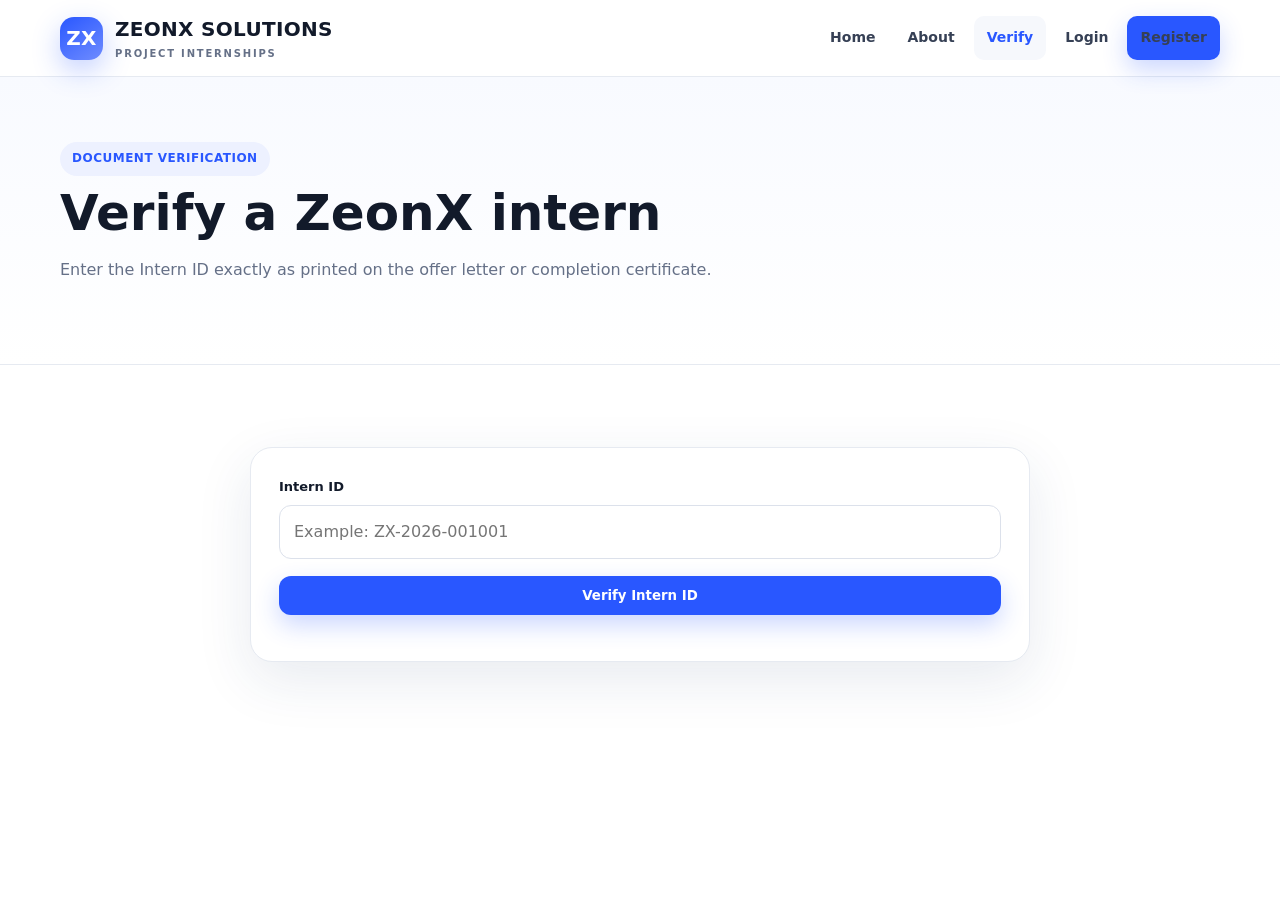
<file: verify.html>
<!doctype html>
<html lang="en">

<head>
    <meta charset="utf-8">
    <meta name="viewport" content="width=device-width,initial-scale=1">

    <title>Verify Intern | ZeonX Solutions</title>

    <link rel="stylesheet" href="style.css">
</head>

<body>

    <!-- Navigation -->
    <nav class="navbar">

        <div class="container nav-wrap">

            <a class="brand" href="index.html">
                <span class="brand-mark">ZX</span>
                <span>
                    ZEONX SOLUTIONS
                    <small>PROJECT INTERNSHIPS</small>
                </span>
            </a>

            <button class="menu-btn" id="menuBtn">☰</button>

            <div class="nav-links" id="navLinks">
                <a href="index.html">Home</a>
                <a href="about.html">About</a>
                <a class="active" href="verify.html">Verify</a>
                <a href="login.html">Login</a>

                <a class="btn btn-primary" data-register target="_blank">
                    Register
                </a>
            </div>

        </div>

    </nav>

    <!-- Hero -->
    <header class="page-hero">

        <div class="container">

            <span class="eyebrow">
                Document Verification
            </span>

            <h1>
                Verify a ZeonX intern
            </h1>

            <p>
                Enter the Intern ID exactly as printed on the
                offer letter or completion certificate.
            </p>

        </div>

    </header>

    <!-- Verification Form -->
    <section class="section">

        <div class="container" style="max-width:780px">

            <div class="panel">

                <form id="verifyForm">

                    <div class="form-group">

                        <label for="internId">
                            Intern ID
                        </label>

                        <input
                            class="input"
                            id="internId"
                            placeholder="Example: ZX-2026-001001"
                            required>

                    </div>

                    <button class="btn btn-primary" style="width:100%">
                        Verify Intern ID
                    </button>

                </form>

                <div id="verifyMessage" style="margin-top:18px"></div>

                <div
                    id="verifyResult"
                    class="hidden"
                    style="margin-top:20px">

                    <div class="notice success">
                        ✓ This Intern ID is registered with ZeonX Solutions.
                    </div>

                    <table
                        class="table"
                        style="margin-top:15px;min-width:0">

                        <tbody id="verifyBody"></tbody>

                    </table>

                </div>

            </div>

        </div>

    </section>

    <!-- Scripts -->
    <script src="config.js"></script>
    <script src="app.js"></script>

    <script>
        verifyForm.addEventListener('submit', async e => {

            e.preventDefault();

            verifyMessage.innerHTML =
                '<div class="notice">Checking verification record...</div>';

            verifyResult.classList.add('hidden');

            try {

                const r = await ZeonX.api('verify', {
                    internId: internId.value.trim()
                });

                const s = r.student;

                verifyBody.innerHTML = `
                    <tr>
                        <th>Intern Name</th>
                        <td>${s.name}</td>
                    </tr>

                    <tr>
                        <th>Intern ID</th>
                        <td>${s.internId}</td>
                    </tr>

                    <tr>
                        <th>Domain</th>
                        <td>${s.domain}</td>
                    </tr>

                    <tr>
                        <th>Duration</th>
                        <td>${s.duration}</td>
                    </tr>

                    <tr>
                        <th>Status</th>
                        <td>
                            <span class="status ${s.status.toLowerCase()}">
                                ${s.status}
                            </span>
                        </td>
                    </tr>

                    <tr>
                        <th>Projects</th>
                        <td>
                            ${s.completedProjects || 0}
                            /
                            ${s.requiredProjects || 2}
                            completed
                        </td>
                    </tr>
                `;

                verifyMessage.innerHTML = '';
                verifyResult.classList.remove('hidden');

            } catch (err) {

                verifyMessage.innerHTML = `
                    <div class="notice error">
                        ${err.message}
                    </div>
                `;

            }

        });
    </script>

</body>

</html>
</file>
<file: style.css>
:root{--primary:#2957ff;--primary-dark:#1739ba;--ink:#121a2a;--muted:#657087;--line:#e6eaf1;--soft:#f6f8fc;--success:#0e9f6e;--danger:#dc3545;--warning:#f59e0b;--white:#fff;--shadow:0 18px 55px rgba(30,55,110,.10);--radius:20px}*{box-sizing:border-box}html{scroll-behavior:smooth}body{margin:0;font-family:Inter,ui-sans-serif,system-ui,-apple-system,"Segoe UI",Roboto,Arial;color:var(--ink);background:#fff;line-height:1.65}a{text-decoration:none;color:inherit}img{max-width:100%}.container{width:min(1160px,calc(100% - 36px));margin:auto}.topbar{background:#10172a;color:#fff;font-size:13px}.topbar .container{display:flex;justify-content:space-between;gap:20px;padding:8px 0}.navbar{position:sticky;top:0;z-index:50;background:rgba(255,255,255,.94);backdrop-filter:blur(12px);border-bottom:1px solid var(--line)}.nav-wrap{min-height:76px;display:flex;align-items:center;justify-content:space-between;gap:24px}.brand{display:flex;align-items:center;gap:12px;font-weight:900;letter-spacing:.3px;font-size:20px}.brand-mark{width:43px;height:43px;border-radius:14px;background:linear-gradient(145deg,var(--primary),#6f8cff);display:grid;place-items:center;color:#fff;font-weight:900;box-shadow:0 10px 28px rgba(41,87,255,.28)}.brand small{display:block;font-size:10px;color:var(--muted);letter-spacing:1.8px;font-weight:700}.nav-links{display:flex;align-items:center;gap:6px}
.nav-links a{padding:10px 13px;border-radius:10px;font-weight:700;font-size:14px;color:#364055}
.nav-links a:hover,.nav-links a.active{background:var(--soft);color:var(--primary)}
.menu-btn{display:none;border:1px solid var(--line);background:white;border-radius:10px;padding:8px 11px;font-size:20px}
.btn{border:0;border-radius:12px;padding:12px 19px;font-weight:800;display:inline-flex;align-items:center;justify-content:center;gap:8px;cursor:pointer;transition:.2s;font-family:inherit}.btn:hover{transform:translateY(-2px)}.btn-primary{background:var(--primary);color:#fff;box-shadow:0 10px 25px rgba(41,87,255,.24)}
.btn-outline{border:1.5px solid var(--primary);color:var(--primary);background:#fff}.btn-soft{background:var(--soft);color:var(--ink)}.btn-danger{background:#fff0f1;color:var(--danger)}.btn-sm{padding:8px 12px;font-size:13px}.hero{padding:82px 0 70px;background:radial-gradient(circle at 86% 12%,#e7edff 0,rgba(231,237,255,0) 34%),linear-gradient(180deg,#fff,#fafbff);overflow:hidden}.hero-grid{display:grid;grid-template-columns:1.08fr .92fr;align-items:center;gap:60px}.eyebrow{display:inline-flex;padding:7px 12px;background:#edf1ff;color:var(--primary);border-radius:999px;font-weight:900;font-size:12px;letter-spacing:.5px;text-transform:uppercase}.hero h1{font-size:clamp(42px,6vw,72px);line-height:1.03;margin:20px 0 20px;letter-spacing:-2.8px}.hero h1 span{color:var(--primary)}.lead{font-size:18px;color:var(--muted);max-width:680px}.actions{display:flex;flex-wrap:wrap;gap:12px;margin-top:28px}.trust-row{display:flex;flex-wrap:wrap;gap:18px;margin-top:30px;color:#455067;font-size:14px;font-weight:700}.trust-row span:before{content:'✓';color:var(--success);font-weight:900;margin-right:7px}.hero-card{background:#fff;border:1px solid var(--line);border-radius:28px;padding:25px;box-shadow:var(--shadow);position:relative}.hero-card:before{content:'';position:absolute;width:130px;height:130px;border-radius:50%;background:#edf1ff;right:-45px;top:-45px}.dash-head{display:flex;align-items:center;justify-content:space-between;border-bottom:1px solid var(--line);padding-bottom:16px}.status{display:inline-flex;align-items:center;gap:7px;padding:6px 10px;border-radius:999px;font-size:12px;font-weight:800}.status.active,.status.completed{background:#e9fbf4;color:#087653}.status.pending{background:#fff7df;color:#a66400}.status.blocked{background:#fff0f1;color:#b42332}.mini-grid{display:grid;grid-template-columns:repeat(2,1fr);gap:12px;margin-top:18px}.mini-card{padding:16px;background:var(--soft);border-radius:15px}.mini-card strong{display:block;font-size:22px}.mini-card span{font-size:12px;color:var(--muted)}.progress{height:9px;background:#e9edf5;border-radius:999px;overflow:hidden}.progress i{display:block;height:100%;background:var(--primary);border-radius:999px}.section{padding:82px 0}.section-soft{background:var(--soft)}.section-head{text-align:center;max-width:760px;margin:0 auto 42px}.section-head h2{font-size:clamp(30px,4vw,46px);line-height:1.15;margin:12px 0}.section-head p{color:var(--muted)}.cards{display:grid;grid-template-columns:repeat(3,1fr);gap:20px}.card{background:#fff;border:1px solid var(--line);border-radius:var(--radius);padding:25px;box-shadow:0 8px 25px rgba(30,55,110,.05)}.card h3{margin:12px 0 8px}.card p{color:var(--muted);margin:0}.icon{width:48px;height:48px;border-radius:15px;background:#edf1ff;color:var(--primary);display:grid;place-items:center;font-size:22px}.domain-grid{display:grid;grid-template-columns:repeat(4,1fr);gap:14px}.domain{padding:18px;border:1px solid var(--line);border-radius:15px;background:#fff;font-weight:800;display:flex;gap:10px;align-items:center}.domain:before{content:'●';font-size:10px;color:var(--primary)}.pricing{display:grid;grid-template-columns:repeat(3,1fr);gap:20px}.price-card{background:#fff;border:1px solid var(--line);border-radius:22px;padding:25px;position:relative}.price-card.featured{border:2px solid var(--primary);box-shadow:var(--shadow)}.popular{position:absolute;right:18px;top:16px;font-size:10px;text-transform:uppercase;font-weight:900;background:#edf1ff;color:var(--primary);padding:5px 8px;border-radius:999px}.price{font-size:42px;font-weight:900;line-height:1;margin:16px 0 8px}.price small{font-size:14px;color:var(--muted)}.price-list{padding:0;list-style:none;color:var(--muted)}.price-list li{padding:7px 0}.price-list li:before{content:'✓';color:var(--success);font-weight:900;margin-right:8px}.steps{display:grid;grid-template-columns:repeat(4,1fr);gap:18px}.step{padding:22px}.step-num{width:38px;height:38px;border-radius:50%;background:var(--primary);color:white;display:grid;place-items:center;font-weight:900}.cta{background:linear-gradient(135deg,#12214c,var(--primary));color:#fff;border-radius:28px;padding:52px;display:flex;align-items:center;justify-content:space-between;gap:30px}.cta h2{font-size:38px;margin:0 0 8px}.cta p{margin:0;color:#dce4ff}.page-hero{padding:65px 0;background:linear-gradient(180deg,#f8faff,#fff);border-bottom:1px solid var(--line)}.page-hero h1{font-size:50px;line-height:1.1;margin:10px 0}.page-hero p{color:var(--muted);max-width:700px}.content-grid{display:grid;grid-template-columns:1fr 1fr;gap:35px;align-items:start}.panel{background:#fff;border:1px solid var(--line);border-radius:22px;padding:28px;box-shadow:var(--shadow)}.form-group{margin-bottom:17px}.form-group label{display:block;font-size:13px;font-weight:800;margin-bottom:7px}.input,.select{width:100%;border:1px solid #dce1eb;border-radius:12px;padding:13px 14px;font:inherit;outline:none;background:#fff}.input:focus,.select:focus{border-color:var(--primary);box-shadow:0 0 0 3px rgba(41,87,255,.1)}.notice{padding:14px;border-radius:12px;background:#edf1ff;color:#2441a4;font-size:14px}.notice.success{background:#e9fbf4;color:#087653}.notice.error{background:#fff0f1;color:#b42332}.hidden{display:none!important}.footer{background:#10172a;color:#ced5e5;padding:55px 0 24px}.footer-grid{display:grid;grid-template-columns:1.4fr repeat(3,1fr);gap:35px}.footer h4{color:#fff}.footer a{display:block;margin:8px 0;color:#ced5e5}.copyright{border-top:1px solid #293149;margin-top:35px;padding-top:20px;font-size:13px;display:flex;justify-content:space-between}.dashboard{min-height:100vh;background:var(--soft);display:grid;grid-template-columns:250px 1fr}.sidebar{background:#10172a;color:white;padding:25px 18px;position:sticky;top:0;height:100vh}.side-brand{margin-bottom:35px}.side-nav a{display:flex;align-items:center;gap:10px;padding:12px 14px;color:#cbd3e6;border-radius:11px;margin:5px 0;font-weight:700}.side-nav a:hover,.side-nav a.active{background:#243052;color:#fff}.dash-main{padding:28px}.dash-top{display:flex;align-items:center;justify-content:space-between;margin-bottom:24px}.stats{display:grid;grid-template-columns:repeat(4,1fr);gap:16px;margin-bottom:20px}.stat{background:white;border:1px solid var(--line);padding:20px;border-radius:17px}.stat strong{font-size:28px;display:block}.table-wrap{overflow:auto}.table{width:100%;border-collapse:collapse;min-width:760px}.table th,.table td{text-align:left;padding:13px 12px;border-bottom:1px solid var(--line);font-size:14px}.table th{font-size:12px;color:var(--muted);text-transform:uppercase}.modal{position:fixed;inset:0;background:rgba(10,18,35,.55);display:grid;place-items:center;z-index:100;padding:20px}.modal-box{background:white;border-radius:20px;width:min(650px,100%);max-height:90vh;overflow:auto;padding:27px}.modal-head{display:flex;justify-content:space-between;align-items:center}.close{font-size:24px;border:0;background:transparent;cursor:pointer}.project-item{border:1px solid var(--line);border-radius:15px;padding:18px;margin-top:13px}.project-head{display:flex;justify-content:space-between;gap:15px;align-items:center}.login-shell{min-height:calc(100vh - 77px);display:grid;grid-template-columns:1fr 1fr}.login-art{background:linear-gradient(145deg,#10172a,#2957ff);color:white;padding:70px;display:flex;align-items:center}.login-art h1{font-size:52px;line-height:1.05}.login-form{display:grid;place-items:center;padding:35px}.login-form .panel{width:min(480px,100%)}@media(max-width:960px){.nav-links{display:none;position:absolute;left:18px;right:18px;top:70px;background:white;box-shadow:var(--shadow);border:1px solid var(--line);padding:10px;border-radius:15px;flex-direction:column;align-items:stretch}.nav-links.open{display:flex}.menu-btn{display:block}.hero-grid,.content-grid,.login-shell{grid-template-columns:1fr}.cards,.pricing{grid-template-columns:repeat(2,1fr)}
.domain-grid{grid-template-columns:repeat(2,1fr)}
.steps{grid-template-columns:repeat(2,1fr)}
.hero-card{max-width:650px}.login-art{display:none}
.dashboard{grid-template-columns:1fr}
.sidebar{height:auto;position:relative}
.side-nav{display:flex;overflow:auto}
.side-nav a{white-space:nowrap}
.stats{grid-template-columns:repeat(2,1fr)}}@media(max-width:640px){
.topbar{display:none}.hero{padding:55px 0}.hero h1{letter-spacing:-1.5px}
.cards,.pricing,.domain-grid,.steps,.stats,.footer-grid{grid-template-columns:1fr}
.cta{padding:30px;display:block}.cta .actions{margin-top:22px}
.page-hero h1{font-size:38px}.dash-main{padding:18px}
.copyright{display:block}.mini-grid{grid-template-columns:1fr}
.login-form{padding:20px}.sidebar{padding:18px 12px}}
.hero-centered{max-width:900px;text-align:center}
.hero-centered .lead{margin-left:auto;margin-right:auto}
.hero-centered .actions,.hero-centered .trust-row{justify-content:center}
.document-upload-grid{display:grid;grid-template-columns:repeat(2,1fr);gap:18px}
.upload-box{border:1px solid var(--line);border-radius:18px;padding:22px;background:var(--soft);display:flex;flex-direction:column;gap:12px}.upload-box h3,.upload-box p{margin:0}.upload-box p{color:var(--muted);font-size:14px}
.document-icon{width:48px;height:48px;border-radius:15px;background:#edf1ff;color:var(--primary);display:grid;place-items:center;font-size:23px;font-weight:900}.document-current{font-weight:800;color:var(--primary);font-size:14px}.document-badges{display:flex;gap:6px;flex-wrap:wrap}.doc-badge{font-size:11px;font-weight:800;padding:5px 8px;border-radius:999px}.doc-badge.ready{background:#e9fbf4;color:#087653}.doc-badge.missing{background:#f0f2f6;color:#657087}.action-cell{display:flex;gap:6px;flex-wrap:wrap;min-width:310px}.student-document-grid{display:grid;grid-template-columns:repeat(2,1fr);gap:18px;margin-top:20px}.student-document-card{border:1px solid var(--line);border-radius:18px;padding:22px;display:grid;grid-template-columns:auto 1fr;gap:15px;align-items:start}.student-document-card .btn{grid-column:1/-1}.student-document-card h3,.student-document-card p{margin:0}
.student-document-card p{color:var(--muted);margin-top:5px}
.disabled-link{pointer-events:none;opacity:.55;border-color:#cbd1dc;color:#7c8699}
.document-modal{width:min(760px,100%)}@media(max-width:700px){
    .document-upload-grid,.student-document-grid{grid-template-columns:1fr}
    .action-cell{min-width:230px}}
</file>
